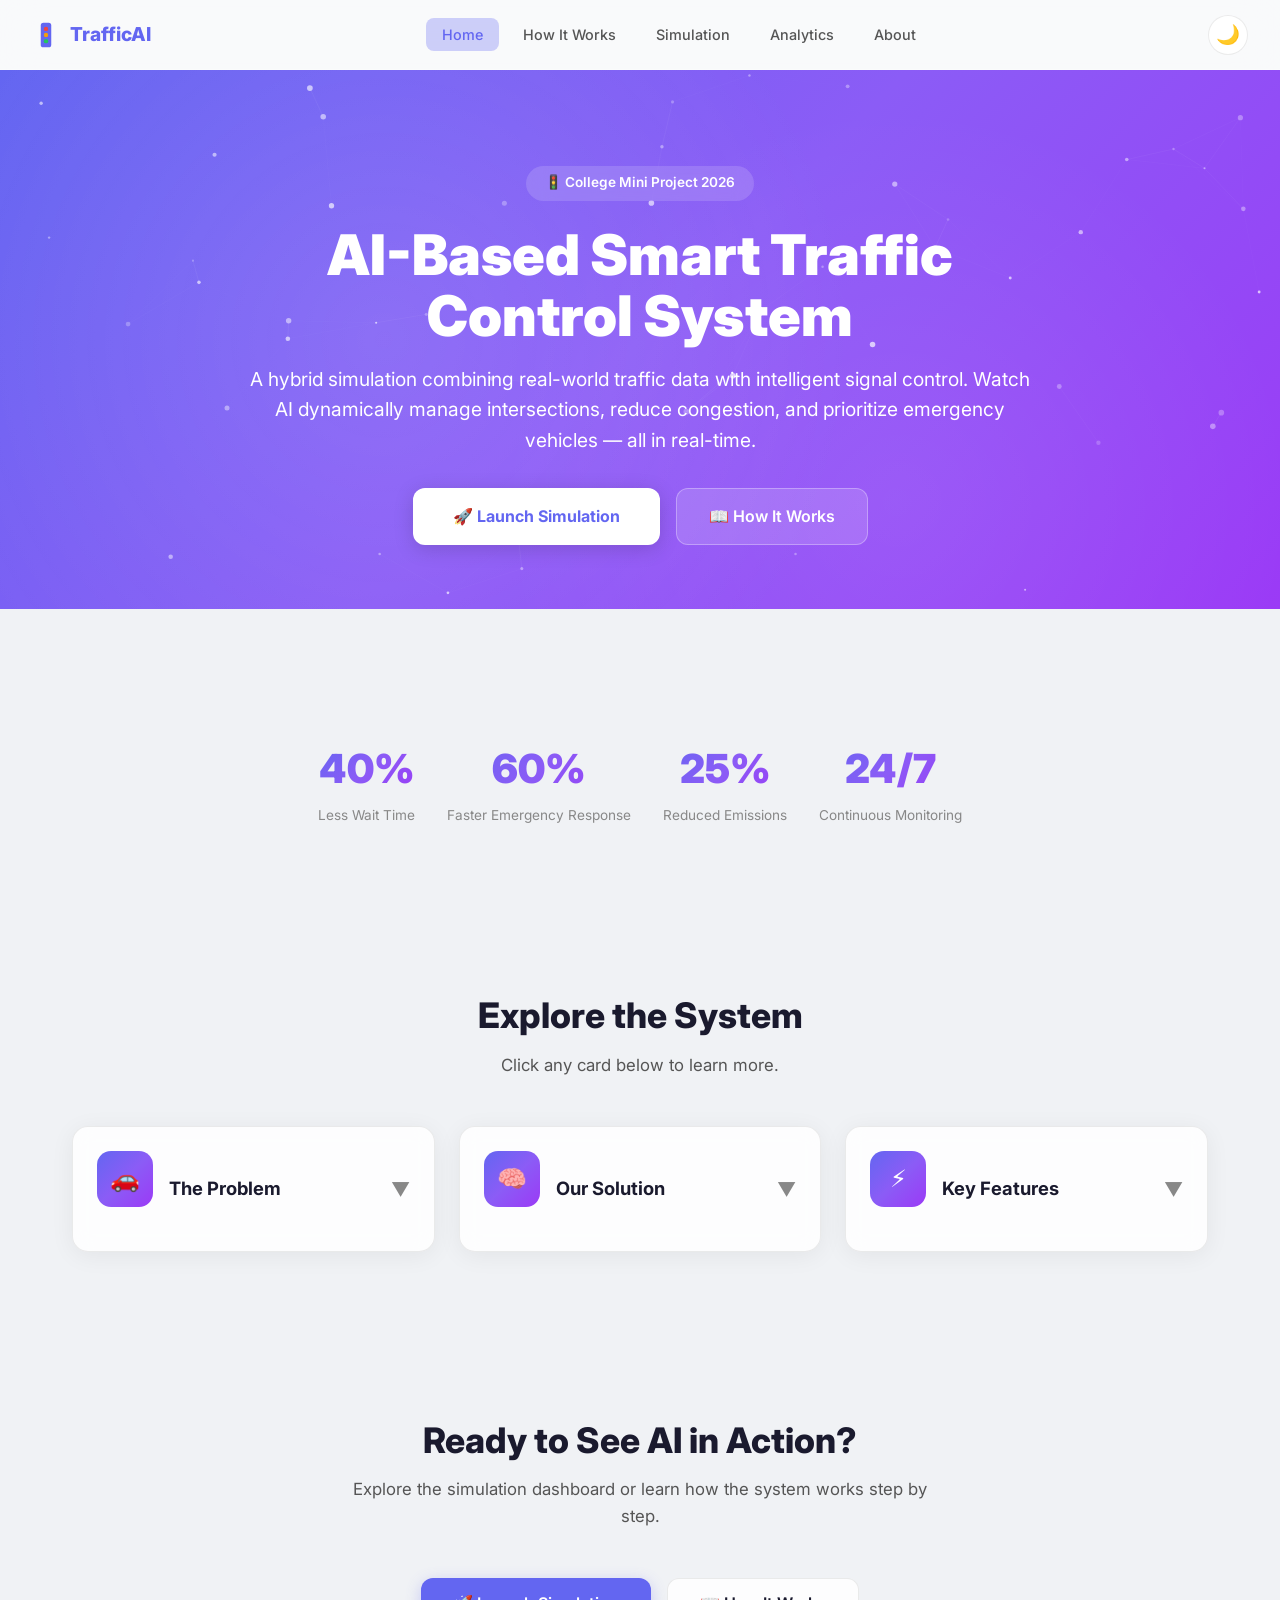
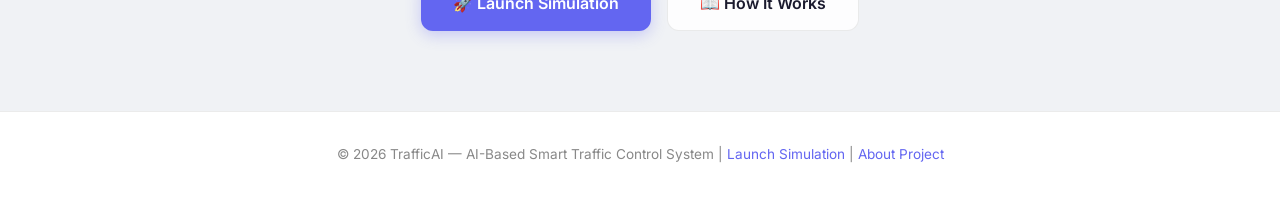
<file: index.html>
<!DOCTYPE html>
<html lang="en">
<head>
  <meta charset="UTF-8">
  <meta name="viewport" content="width=device-width, initial-scale=1.0">
  <meta name="description" content="AI-Based Smart Traffic Control System - Hybrid Simulation with Real Data. Adaptive signal control using AI and real-time traffic analysis.">
  <title>TrafficAI — Smart Traffic Control System</title>
  <link rel="icon" href="assets/favicon.svg" type="image/svg+xml">
  <link rel="stylesheet" href="css/styles.css">
  <link rel="stylesheet" href="css/enhancements.css">
</head>
<body>
  <div id="navbar-placeholder"></div>

  <main>
    <!-- Hero -->
    <section class="hero">
      <canvas id="hero-particles"></canvas>
      <div class="hero-content">
        <span class="hero-badge">🚦 College Mini Project 2026</span>
        <h1>AI-Based Smart Traffic Control System</h1>
        <p>A hybrid simulation combining real-world traffic data with intelligent signal control. 
           Watch AI dynamically manage intersections, reduce congestion, and prioritize emergency vehicles — all in real-time.</p>
        <div style="display:flex; gap:1rem; justify-content:center; flex-wrap:wrap;">
          <a href="simulation.html" class="btn btn-hero">🚀 Launch Simulation</a>
          <a href="how-it-works.html" class="btn btn-secondary" style="background:rgba(255,255,255,0.15); color:#fff; border-color:rgba(255,255,255,0.3);">📖 How It Works</a>
        </div>
      </div>
    </section>

    <!-- Stats -->
    <section class="section">
      <div class="stats-row fade-in">
        <div class="stat-item">
          <div class="stat-value" data-count="40">0%</div>
          <div class="stat-label">Less Wait Time</div>
        </div>
        <div class="stat-item">
          <div class="stat-value" data-count="60">0%</div>
          <div class="stat-label">Faster Emergency Response</div>
        </div>
        <div class="stat-item">
          <div class="stat-value" data-count="25">0%</div>
          <div class="stat-label">Reduced Emissions</div>
        </div>
        <div class="stat-item">
          <div class="stat-value">24/7</div>
          <div class="stat-label">Continuous Monitoring</div>
        </div>
      </div>
    </section>

    <!-- Interactive Icon Sections -->
    <section class="section">
      <h2 class="section-title">Explore the System</h2>
      <p class="section-subtitle">Click any card below to learn more.</p>

      <div class="icon-cards-grid">
        <!-- Problem Card -->
        <div class="icon-card" id="card-problem" onclick="toggleIconCard(this)">
          <div class="icon-card-header">
            <div class="card-icon">🚗</div>
            <h3>The Problem</h3>
            <span class="expand-icon">▼</span>
          </div>
          <div class="icon-card-body">
            <div class="sub-card">
              <h4>🚗 Growing Congestion</h4>
              <p>Urban populations are rising rapidly, leading to more vehicles and longer commute times at intersections.</p>
            </div>
            <div class="sub-card">
              <h4>⏱️ Fixed Signal Timers</h4>
              <p>Traditional traffic lights use fixed timers that ignore real-time conditions, creating unnecessary delays.</p>
            </div>
            <div class="sub-card">
              <h4>🚑 Emergency Delays</h4>
              <p>Emergency vehicles like ambulances often get stuck at red lights, costing critical minutes during emergencies.</p>
            </div>
          </div>
        </div>

        <!-- Solution Card -->
        <div class="icon-card" id="card-solution" onclick="toggleIconCard(this)">
          <div class="icon-card-header">
            <div class="card-icon">🧠</div>
            <h3>Our Solution</h3>
            <span class="expand-icon">▼</span>
          </div>
          <div class="icon-card-body">
            <div class="sub-card">
              <h4>📡 Real-Time Data</h4>
              <p>Fetches live traffic data from APIs to understand current road conditions and congestion levels.</p>
            </div>
            <div class="sub-card">
              <h4>🧠 AI Decision Engine</h4>
              <p>Analyzes congestion ratios across all roads and dynamically assigns optimal green signal durations.</p>
            </div>
            <div class="sub-card">
              <h4>🚨 Emergency Priority</h4>
              <p>Instantly overrides signals to give green passage to emergency vehicles, then resumes normal control.</p>
            </div>
          </div>
        </div>

        <!-- Key Features Card -->
        <div class="icon-card" id="card-features" onclick="toggleIconCard(this)">
          <div class="icon-card-header">
            <div class="card-icon">⚡</div>
            <h3>Key Features</h3>
            <span class="expand-icon">▼</span>
          </div>
          <div class="icon-card-body">
            <div class="sub-card">
              <h4>🗺️ Live Intersection Simulation</h4>
              <p>Watch an animated top-view intersection with moving vehicles, traffic lights, and density indicators.</p>
            </div>
            <div class="sub-card">
              <h4>📊 Data Visualization Dashboard</h4>
              <p>Interactive charts showing congestion trends, signal timing history, and performance metrics.</p>
            </div>
            <div class="sub-card">
              <h4>⚡ Emergency Override System</h4>
              <p>Toggle emergency mode for any road — the AI instantly clears a path with green signals.</p>
            </div>
            <div class="sub-card">
              <h4>🔄 Hybrid Data Approach</h4>
              <p>Combines real-world traffic API data with simulation for reliable demos.</p>
            </div>
          </div>
        </div>
      </div>
    </section>

    <!-- CTA -->
    <section class="section" style="text-align:center;">
      <h2 class="section-title">Ready to See AI in Action?</h2>
      <p class="section-subtitle">Explore the simulation dashboard or learn how the system works step by step.</p>
      <div style="display:flex; gap:1rem; justify-content:center; flex-wrap:wrap;">
        <a href="simulation.html" class="btn btn-primary">🚀 Launch Simulation</a>
        <a href="how-it-works.html" class="btn btn-secondary">📖 How It Works</a>
      </div>
    </section>
  </main>

  <div id="footer-placeholder"></div>
  <script src="js/main.js"></script>
  <script>
    // Toggle expandable icon cards
    function toggleIconCard(card) {
      const body = card.querySelector('.icon-card-body');
      const isOpen = card.classList.contains('open');
      // Close all cards first
      document.querySelectorAll('.icon-card').forEach(c => {
        c.classList.remove('open');
        c.querySelector('.icon-card-body').classList.remove('open');
      });
      // Open clicked one (if it wasn't already open)
      if (!isOpen) {
        card.classList.add('open');
        body.classList.add('open');
      }
    }
  </script>
</body>
</html>
</file>
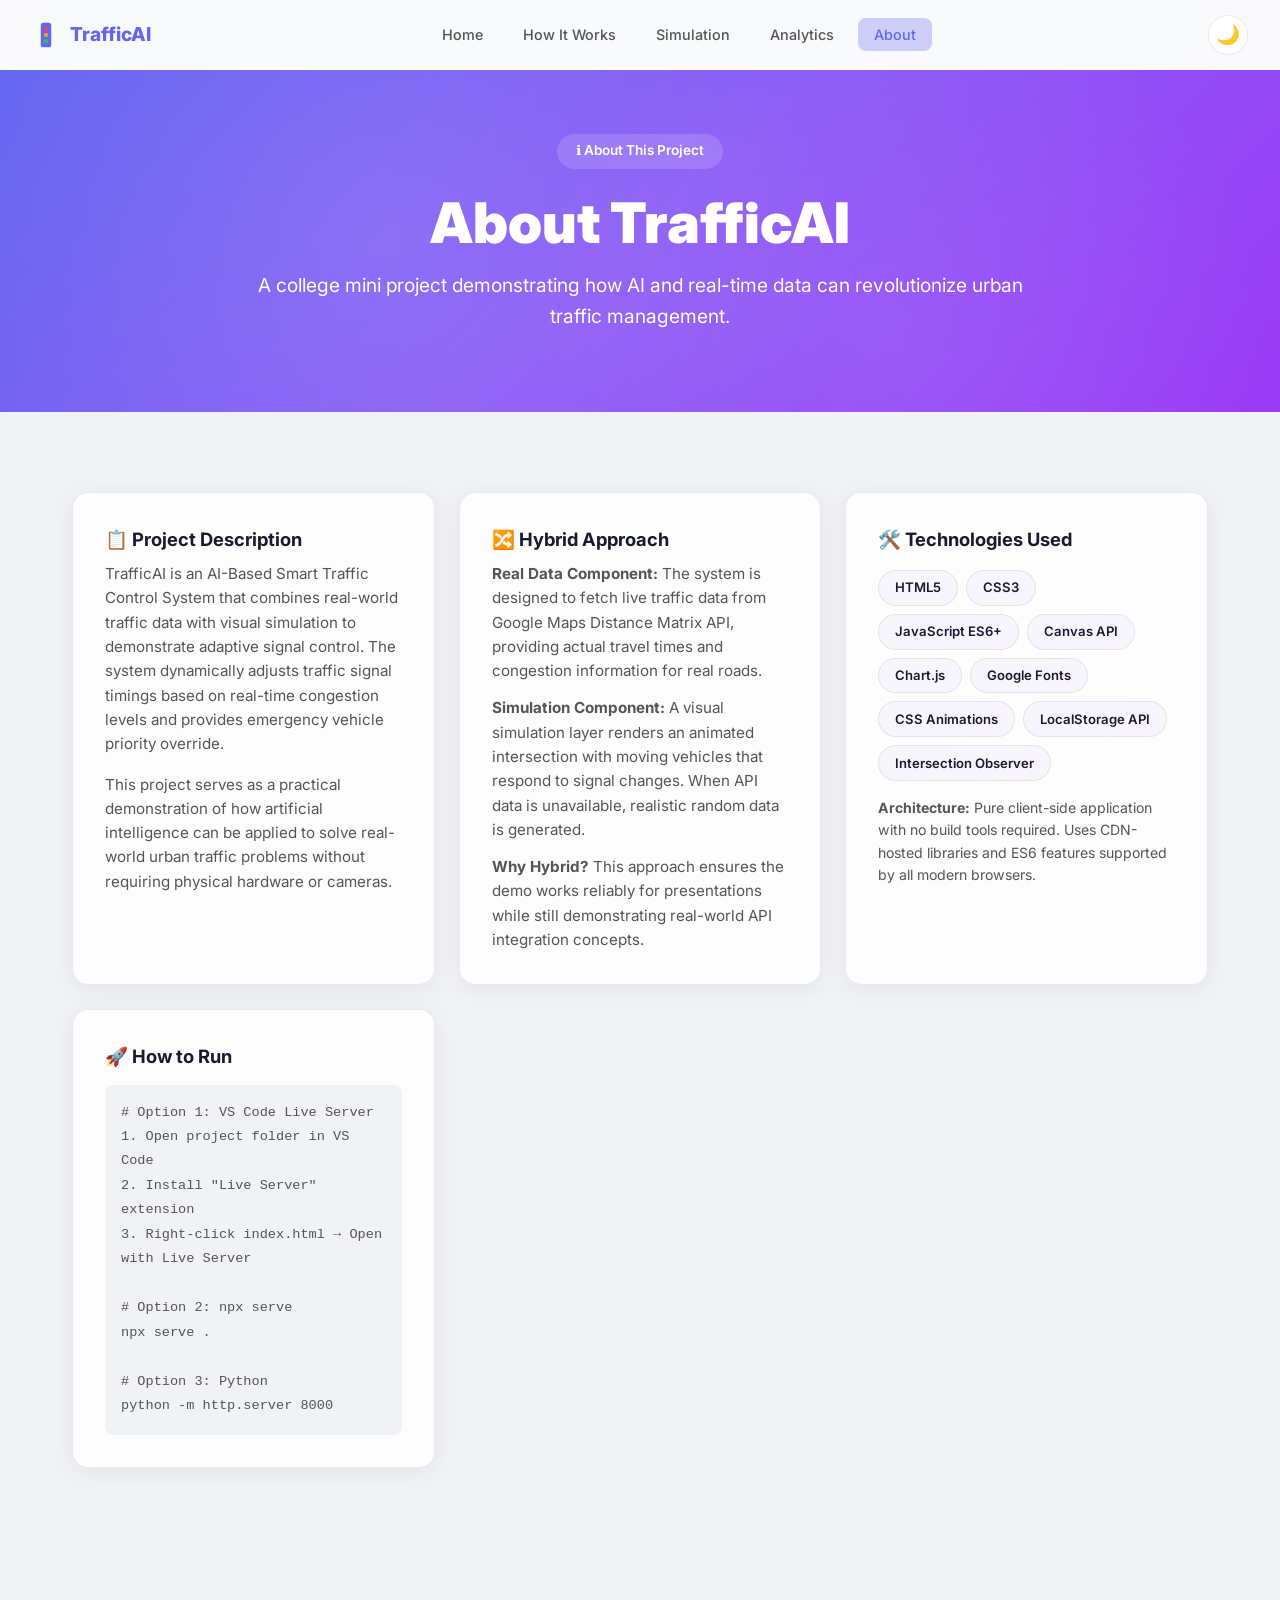
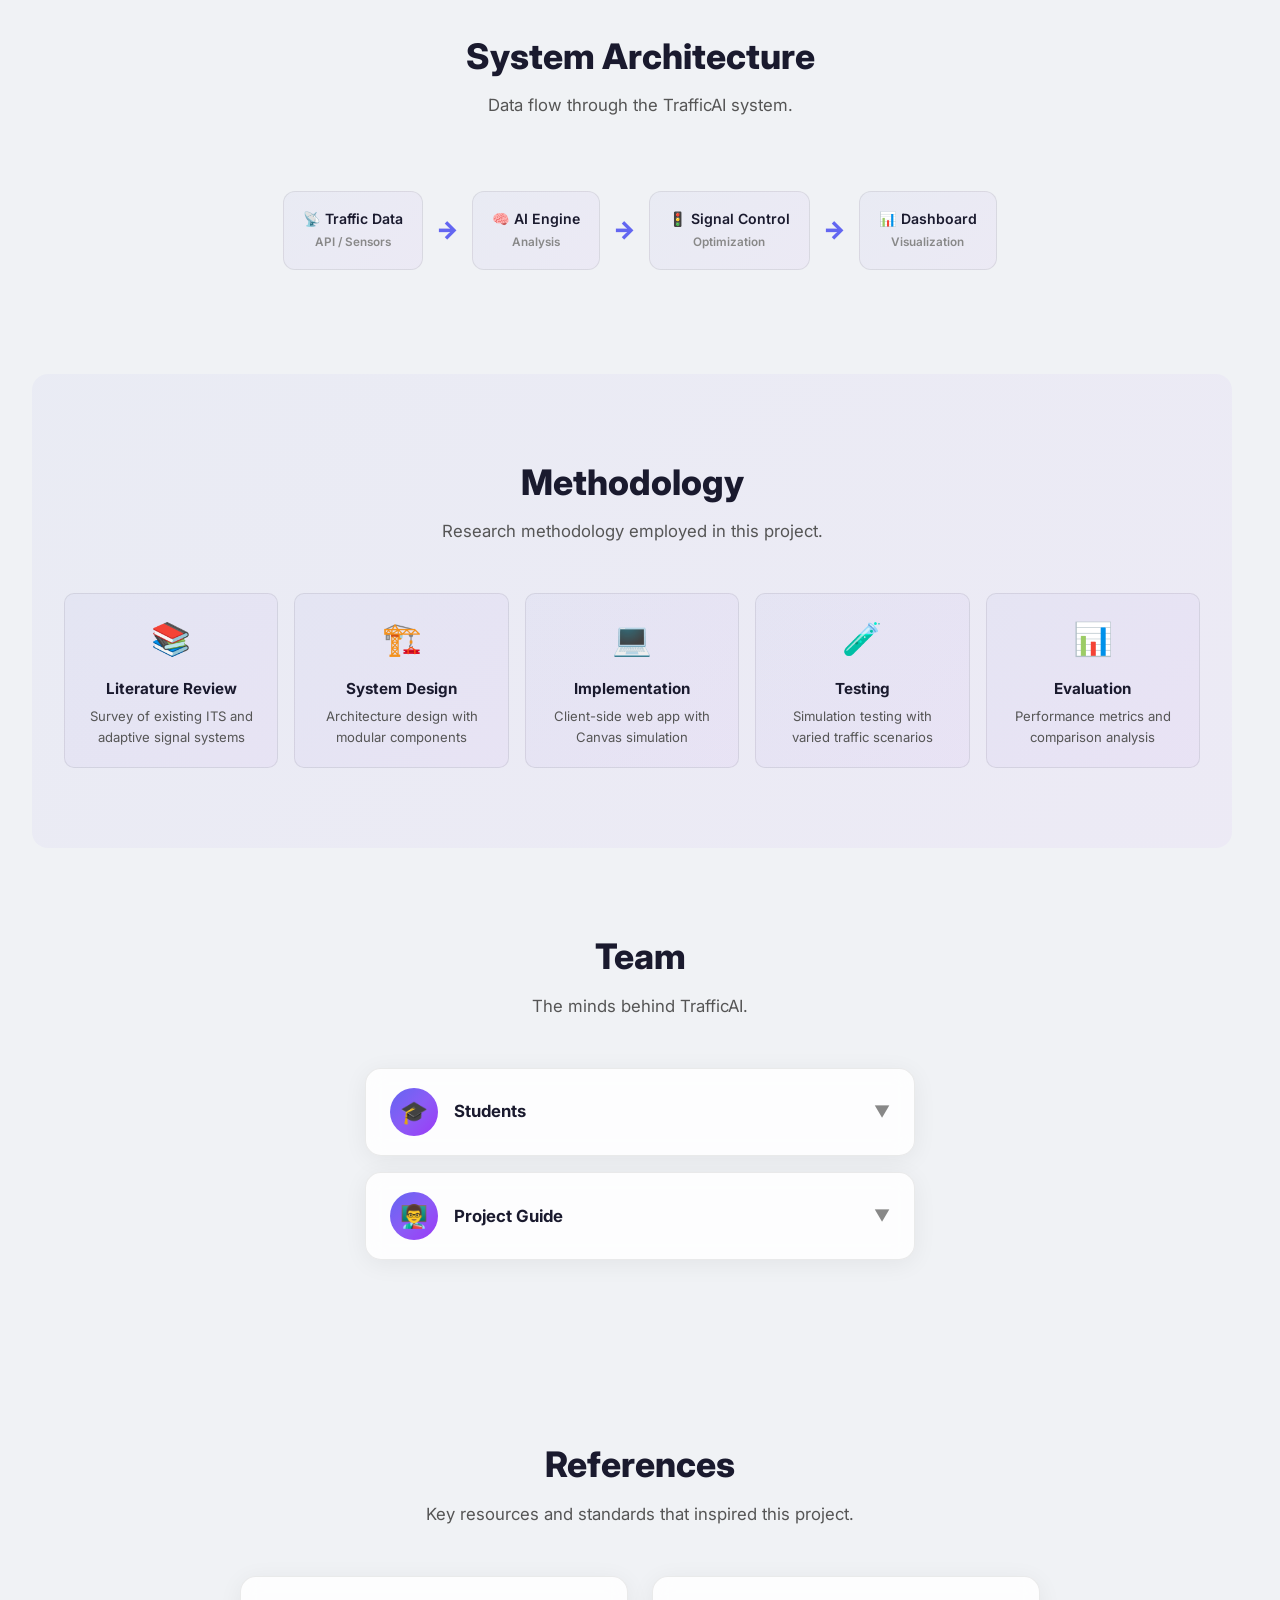
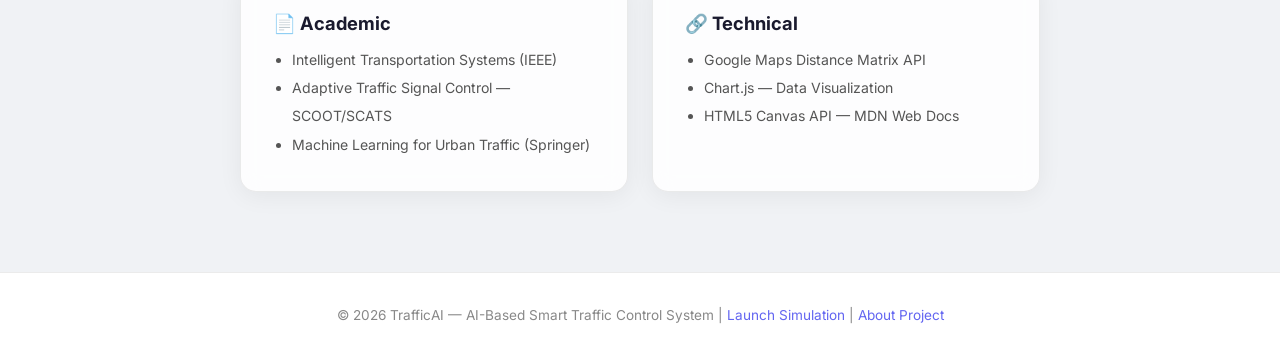
<file: about.html>
<!DOCTYPE html>
<html lang="en">
<head>
  <meta charset="UTF-8">
  <meta name="viewport" content="width=device-width, initial-scale=1.0">
  <meta name="description" content="About the AI-Based Smart Traffic Control System project — technologies, team, and hybrid approach.">
  <title>About — TrafficAI</title>
  <link rel="icon" href="assets/favicon.svg" type="image/svg+xml">
  <link rel="stylesheet" href="css/styles.css">
  <link rel="stylesheet" href="css/enhancements.css">
</head>
<body>
  <div id="navbar-placeholder"></div>

  <main>
    <section class="hero" style="padding: 4rem 2rem 3rem;">
      <div class="hero-content">
        <span class="hero-badge">ℹ️ About This Project</span>
        <h1>About TrafficAI</h1>
        <p>A college mini project demonstrating how AI and real-time data can revolutionize urban traffic management.</p>
      </div>
    </section>

    <section class="section">
      <div class="about-grid">
        <div class="card fade-in">
          <h3>📋 Project Description</h3>
          <p>TrafficAI is an AI-Based Smart Traffic Control System that combines real-world traffic data with visual simulation to demonstrate adaptive signal control. The system dynamically adjusts traffic signal timings based on real-time congestion levels and provides emergency vehicle priority override.</p>
          <p style="margin-top:1rem;">This project serves as a practical demonstration of how artificial intelligence can be applied to solve real-world urban traffic problems without requiring physical hardware or cameras.</p>
        </div>

        <div class="card fade-in">
          <h3>🔀 Hybrid Approach</h3>
          <p><strong>Real Data Component:</strong> The system is designed to fetch live traffic data from Google Maps Distance Matrix API, providing actual travel times and congestion information for real roads.</p>
          <p style="margin-top:0.8rem;"><strong>Simulation Component:</strong> A visual simulation layer renders an animated intersection with moving vehicles that respond to signal changes. When API data is unavailable, realistic random data is generated.</p>
          <p style="margin-top:0.8rem;"><strong>Why Hybrid?</strong> This approach ensures the demo works reliably for presentations while still demonstrating real-world API integration concepts.</p>
        </div>

        <div class="card fade-in">
          <h3>🛠️ Technologies Used</h3>
          <div class="tech-badges">
            <span class="tech-badge">HTML5</span>
            <span class="tech-badge">CSS3</span>
            <span class="tech-badge">JavaScript ES6+</span>
            <span class="tech-badge">Canvas API</span>
            <span class="tech-badge">Chart.js</span>
            <span class="tech-badge">Google Fonts</span>
            <span class="tech-badge">CSS Animations</span>
            <span class="tech-badge">LocalStorage API</span>
            <span class="tech-badge">Intersection Observer</span>
          </div>
          <p style="margin-top:1rem; font-size:0.88rem; color:var(--text-secondary);">
            <strong>Architecture:</strong> Pure client-side application with no build tools required. Uses CDN-hosted libraries and ES6 features supported by all modern browsers.
          </p>
        </div>

        <div class="card fade-in">
          <h3>🚀 How to Run</h3>
          <p style="font-family:'Courier New',monospace; background:var(--bg-primary); padding:1rem; border-radius:8px; margin-top:0.8rem; font-size:0.85rem; line-height:1.8;">
            # Option 1: VS Code Live Server<br>
            1. Open project folder in VS Code<br>
            2. Install "Live Server" extension<br>
            3. Right-click index.html → Open with Live Server<br><br>
            # Option 2: npx serve<br>
            npx serve .<br><br>
            # Option 3: Python<br>
            python -m http.server 8000
          </p>
        </div>
      </div>
    </section>

    <!-- System Architecture -->
    <section class="section">
      <h2 class="section-title">System Architecture</h2>
      <p class="section-subtitle">Data flow through the TrafficAI system.</p>
      <div class="arch-flow fade-in">
        <div class="arch-node">📡 Traffic Data<br><small style="color:var(--text-muted)">API / Sensors</small></div>
        <span class="arch-arrow">→</span>
        <div class="arch-node">🧠 AI Engine<br><small style="color:var(--text-muted)">Analysis</small></div>
        <span class="arch-arrow">→</span>
        <div class="arch-node">🚦 Signal Control<br><small style="color:var(--text-muted)">Optimization</small></div>
        <span class="arch-arrow">→</span>
        <div class="arch-node">📊 Dashboard<br><small style="color:var(--text-muted)">Visualization</small></div>
      </div>
    </section>

    <!-- Methodology -->
    <section class="section" style="background: var(--gradient-card); border-radius: var(--radius); margin: 0 2rem;">
      <h2 class="section-title">Methodology</h2>
      <p class="section-subtitle">Research methodology employed in this project.</p>
      <div class="methodology-grid">
        <div class="method-step fade-in">
          <div class="step-icon">📚</div>
          <h4>Literature Review</h4>
          <p>Survey of existing ITS and adaptive signal systems</p>
        </div>
        <div class="method-step fade-in">
          <div class="step-icon">🏗️</div>
          <h4>System Design</h4>
          <p>Architecture design with modular components</p>
        </div>
        <div class="method-step fade-in">
          <div class="step-icon">💻</div>
          <h4>Implementation</h4>
          <p>Client-side web app with Canvas simulation</p>
        </div>
        <div class="method-step fade-in">
          <div class="step-icon">🧪</div>
          <h4>Testing</h4>
          <p>Simulation testing with varied traffic scenarios</p>
        </div>
        <div class="method-step fade-in">
          <div class="step-icon">📊</div>
          <h4>Evaluation</h4>
          <p>Performance metrics and comparison analysis</p>
        </div>
      </div>
    </section>

    <!-- Team -->
    <section class="section">
      <h2 class="section-title">Team</h2>
      <p class="section-subtitle">The minds behind TrafficAI.</p>

      <div style="max-width:550px; margin:0 auto;">
        <!-- Students Card -->
        <div class="team-card" id="students-card">
          <div class="team-card-header" onclick="toggleTeamCard('students-card')">
            <div class="team-icon">🎓</div>
            <h3>Students</h3>
            <span class="expand-arrow">▼</span>
          </div>
          <div class="team-card-body" id="students-body">
            <div class="student-row">
              <span class="student-num">1.</span>
              <input type="text" class="team-input" data-field="s1_name" placeholder="Add Name" disabled>
              <input type="text" class="team-input" data-field="s1_roll" placeholder="Roll No." style="max-width:120px;" disabled>
            </div>
            <div class="student-row">
              <span class="student-num">2.</span>
              <input type="text" class="team-input" data-field="s2_name" placeholder="Add Name" disabled>
              <input type="text" class="team-input" data-field="s2_roll" placeholder="Roll No." style="max-width:120px;" disabled>
            </div>
            <div class="student-row">
              <span class="student-num">3.</span>
              <input type="text" class="team-input" data-field="s3_name" placeholder="Add Name" disabled>
              <input type="text" class="team-input" data-field="s3_roll" placeholder="Roll No." style="max-width:120px;" disabled>
            </div>
            <div class="student-row">
              <span class="student-num">4.</span>
              <input type="text" class="team-input" data-field="s4_name" placeholder="Add Name" disabled>
              <input type="text" class="team-input" data-field="s4_roll" placeholder="Roll No." style="max-width:120px;" disabled>
            </div>
            <div class="team-actions">
              <button class="team-btn team-btn-edit" onclick="enableEdit('students'); event.stopPropagation();">✏️ Edit</button>
              <button class="team-btn team-btn-save" id="save-students" onclick="saveSection('students'); event.stopPropagation();" style="display:none;">💾 Save</button>
              <span class="save-indicator" id="indicator-students"></span>
            </div>
          </div>
        </div>

        <!-- Guide Card -->
        <div class="team-card" id="guide-card">
          <div class="team-card-header" onclick="toggleTeamCard('guide-card')">
            <div class="team-icon">👨‍🏫</div>
            <h3>Project Guide</h3>
            <span class="expand-arrow">▼</span>
          </div>
          <div class="team-card-body" id="guide-body">
            <div class="guide-field">
              <label>Guide Name</label>
              <input type="text" class="team-input" data-field="guide_name" placeholder="Add Guide Name" disabled>
            </div>
            <div class="guide-field">
              <label>Department</label>
              <input type="text" class="team-input" data-field="guide_dept" placeholder="e.g. Department of CSE" disabled>
            </div>
            <div class="guide-field">
              <label>Designation (Optional)</label>
              <input type="text" class="team-input" data-field="guide_designation" placeholder="e.g. Assistant Professor" disabled>
            </div>
            <div class="team-actions">
              <button class="team-btn team-btn-edit" onclick="enableEdit('guide'); event.stopPropagation();">✏️ Edit</button>
              <button class="team-btn team-btn-save" id="save-guide" onclick="saveSection('guide'); event.stopPropagation();" style="display:none;">💾 Save</button>
              <span class="save-indicator" id="indicator-guide"></span>
            </div>
          </div>
        </div>
      </div>
    </section>

    <!-- References -->
    <section class="section" style="text-align:center;">
      <h2 class="section-title">References</h2>
      <p class="section-subtitle">Key resources and standards that inspired this project.</p>
      <div class="grid-2" style="max-width:800px; margin:0 auto;">
        <div class="card fade-in" style="text-align:left;">
          <h3>📄 Academic</h3>
          <ul style="list-style:disc; padding-left:1.2rem; font-size:0.88rem; color:var(--text-secondary); line-height:2;">
            <li>Intelligent Transportation Systems (IEEE)</li>
            <li>Adaptive Traffic Signal Control — SCOOT/SCATS</li>
            <li>Machine Learning for Urban Traffic (Springer)</li>
          </ul>
        </div>
        <div class="card fade-in" style="text-align:left;">
          <h3>🔗 Technical</h3>
          <ul style="list-style:disc; padding-left:1.2rem; font-size:0.88rem; color:var(--text-secondary); line-height:2;">
            <li>Google Maps Distance Matrix API</li>
            <li>Chart.js — Data Visualization</li>
            <li>HTML5 Canvas API — MDN Web Docs</li>
          </ul>
        </div>
      </div>
    </section>
  </main>

  <div id="footer-placeholder"></div>
  <script src="js/main.js"></script>
  <script>
    // ===== EXPANDABLE TEAM CARDS =====
    const TEAM_KEY = 'trafficai_team';

    function toggleTeamCard(cardId) {
      const card = document.getElementById(cardId);
      const body = card.querySelector('.team-card-body');
      const isOpen = card.classList.contains('open');
      if (isOpen) {
        card.classList.remove('open');
        body.classList.remove('open');
      } else {
        card.classList.add('open');
        body.classList.add('open');
      }
    }

    // Load saved data from localStorage
    function loadTeamData() {
      try {
        const saved = localStorage.getItem(TEAM_KEY);
        if (!saved) return;
        const data = JSON.parse(saved);
        document.querySelectorAll('.team-input').forEach(input => {
          const field = input.dataset.field;
          if (data[field]) input.value = data[field];
        });
      } catch (e) {}
    }

    // Enable editing for a section
    function enableEdit(section) {
      const cardId = section === 'students' ? 'students-card' : 'guide-card';
      const card = document.getElementById(cardId);
      const inputs = card.querySelectorAll('.team-input');
      inputs.forEach(input => {
        input.disabled = false;
        input.style.background = 'var(--bg-primary)';
        input.style.borderColor = 'var(--accent)';
      });
      // Show save, hide edit
      card.querySelector('.team-btn-edit').style.display = 'none';
      document.getElementById('save-' + section).style.display = 'inline-flex';
      // Clear indicator
      document.getElementById('indicator-' + section).textContent = '';
      // Focus first input
      if (inputs.length) inputs[0].focus();
    }

    // Save data for a section
    function saveSection(section) {
      // Save all data to localStorage
      const data = {};
      document.querySelectorAll('.team-input').forEach(input => {
        data[input.dataset.field] = input.value;
      });
      try { localStorage.setItem(TEAM_KEY, JSON.stringify(data)); } catch (e) {}

      // Lock fields
      const cardId = section === 'students' ? 'students-card' : 'guide-card';
      const card = document.getElementById(cardId);
      const inputs = card.querySelectorAll('.team-input');
      inputs.forEach(input => {
        input.disabled = true;
        input.style.background = '';
        input.style.borderColor = '';
      });
      // Show edit, hide save
      card.querySelector('.team-btn-edit').style.display = 'inline-flex';
      document.getElementById('save-' + section).style.display = 'none';
      // Show saved indicator
      const indicator = document.getElementById('indicator-' + section);
      indicator.textContent = '✓ Saved!';
      indicator.style.color = 'var(--green)';
      setTimeout(() => { indicator.style.opacity = '0'; }, 2000);
      setTimeout(() => { indicator.textContent = ''; indicator.style.opacity = '1'; }, 2500);
    }

    // Prevent card toggle when interacting with inputs/buttons
    document.addEventListener('DOMContentLoaded', () => {
      loadTeamData();
      document.querySelectorAll('.team-input, .team-btn').forEach(el => {
        el.addEventListener('click', e => e.stopPropagation());
      });
    });
  </script>
</body>
</html>
</file>
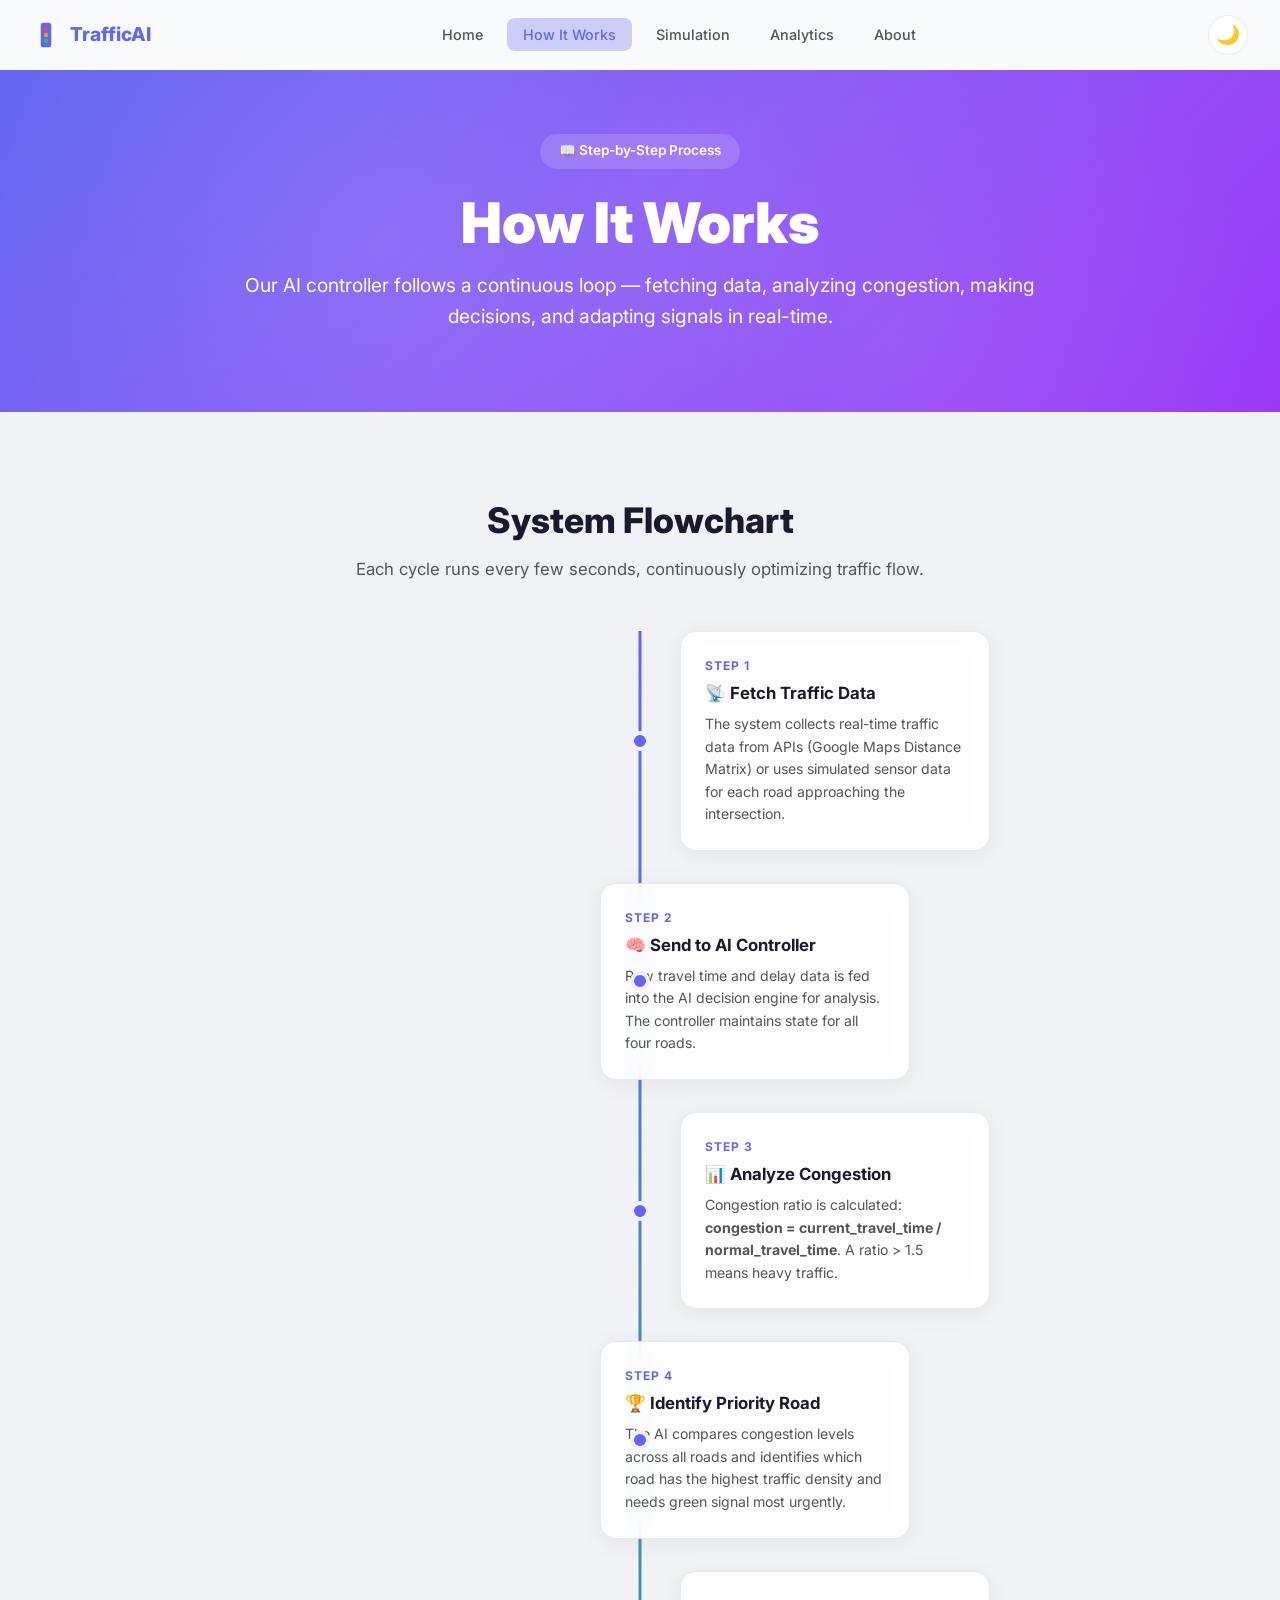
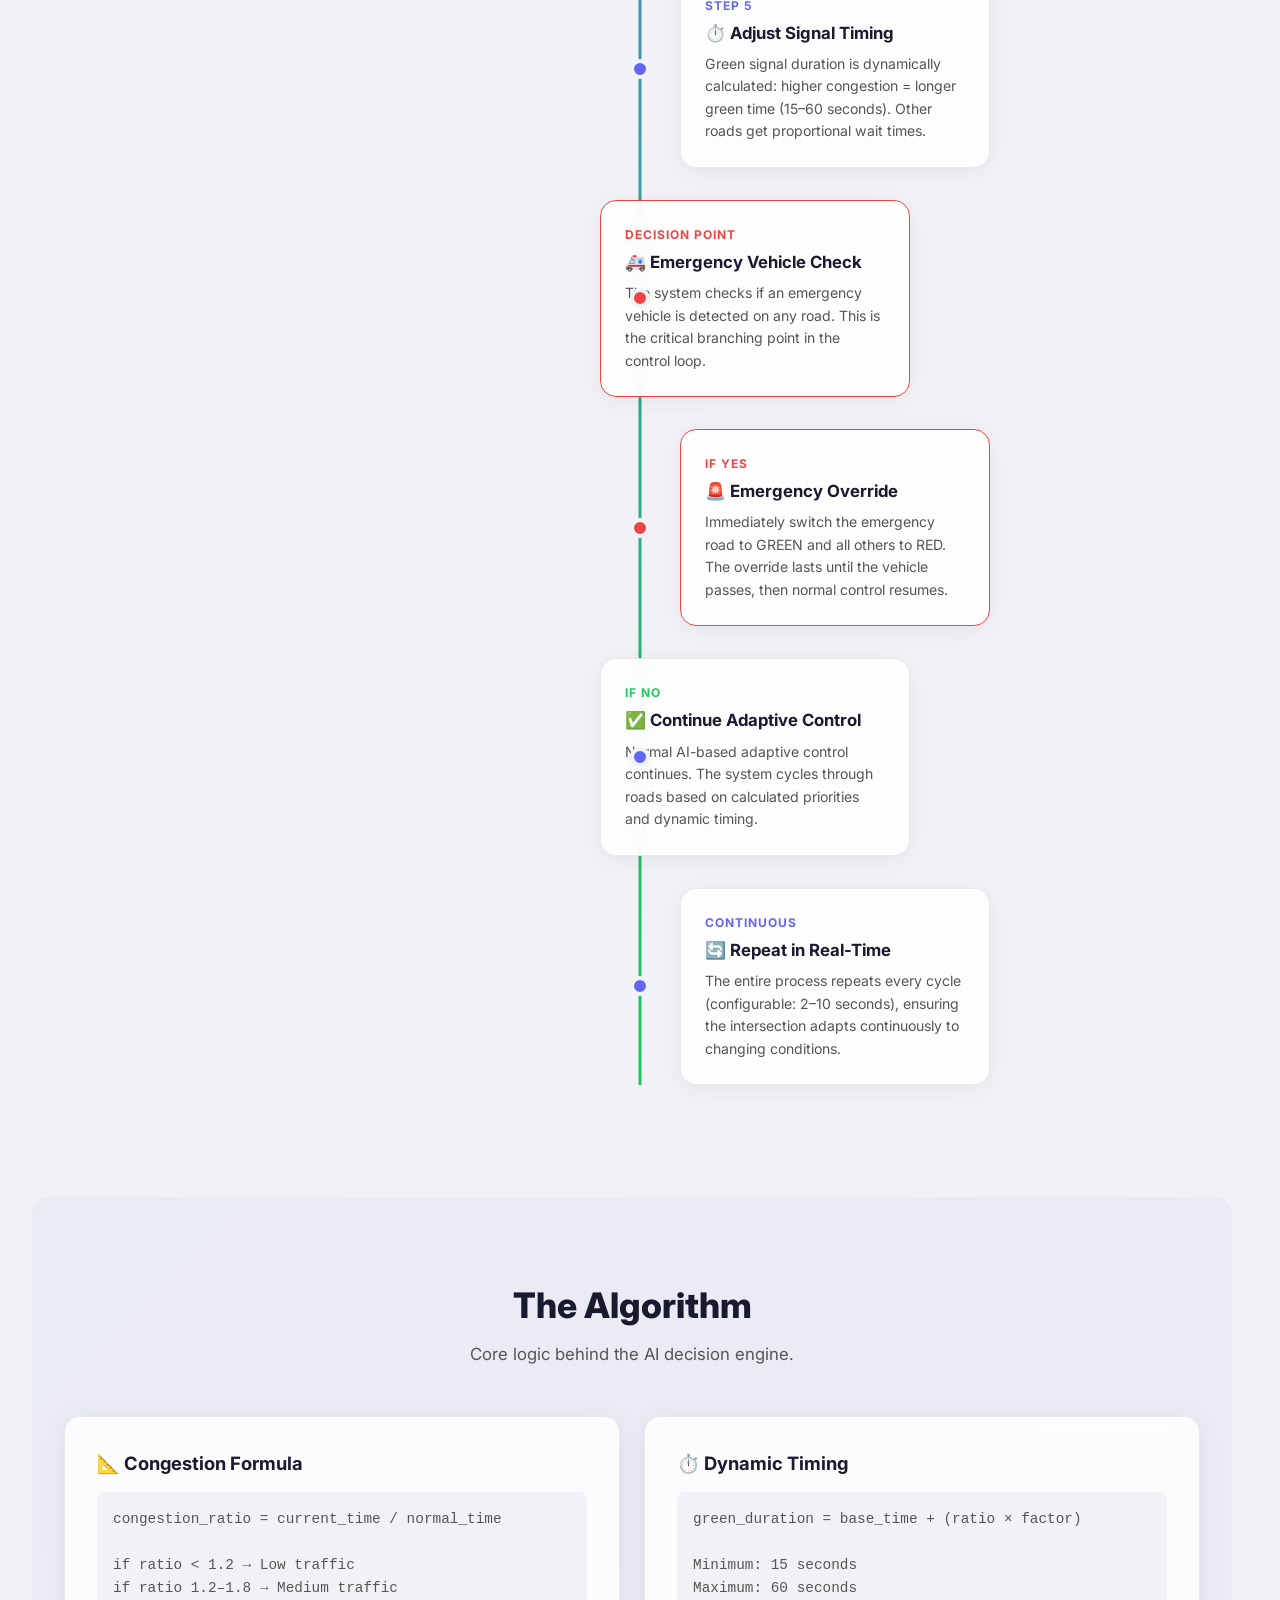
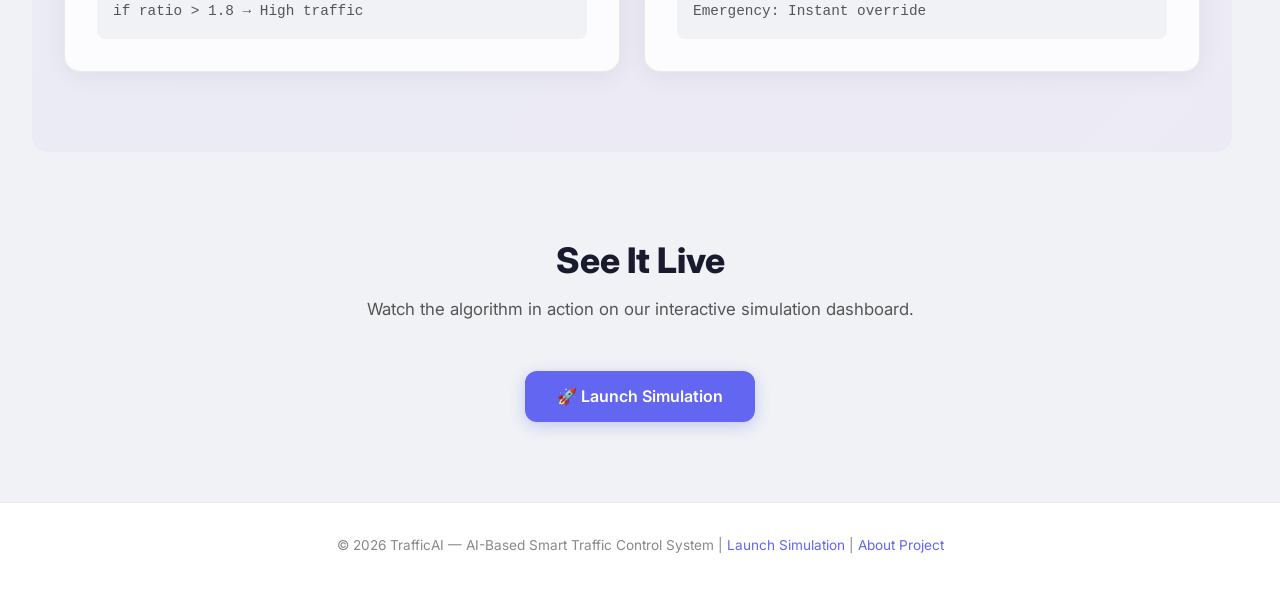
<file: how-it-works.html>
<!DOCTYPE html>
<html lang="en">
<head>
  <meta charset="UTF-8">
  <meta name="viewport" content="width=device-width, initial-scale=1.0">
  <meta name="description" content="Learn how the AI-Based Smart Traffic Control System works — from data collection to adaptive signal control.">
  <title>How It Works — TrafficAI</title>
  <link rel="icon" href="assets/favicon.svg" type="image/svg+xml">
  <link rel="stylesheet" href="css/styles.css">
  <link rel="stylesheet" href="css/enhancements.css">
</head>
<body>
  <div id="navbar-placeholder"></div>

  <main>
    <section class="hero" style="padding: 4rem 2rem 3rem;">
      <div class="hero-content">
        <span class="hero-badge">📖 Step-by-Step Process</span>
        <h1>How It Works</h1>
        <p>Our AI controller follows a continuous loop — fetching data, analyzing congestion, making decisions, and adapting signals in real-time.</p>
      </div>
    </section>

    <section class="section">
      <h2 class="section-title">System Flowchart</h2>
      <p class="section-subtitle">Each cycle runs every few seconds, continuously optimizing traffic flow.</p>

      <div class="flow-container">
        <div class="flow-line"></div>

        <div class="flow-step">
          <div class="flow-card">
            <div class="step-num">Step 1</div>
            <h3>📡 Fetch Traffic Data</h3>
            <p>The system collects real-time traffic data from APIs (Google Maps Distance Matrix) or uses simulated sensor data for each road approaching the intersection.</p>
          </div>
          <div class="flow-dot"></div>
          <div style="width:calc(50% - 40px)"></div>
        </div>

        <div class="flow-step">
          <div style="width:calc(50% - 40px)"></div>
          <div class="flow-dot"></div>
          <div class="flow-card">
            <div class="step-num">Step 2</div>
            <h3>🧠 Send to AI Controller</h3>
            <p>Raw travel time and delay data is fed into the AI decision engine for analysis. The controller maintains state for all four roads.</p>
          </div>
        </div>

        <div class="flow-step">
          <div class="flow-card">
            <div class="step-num">Step 3</div>
            <h3>📊 Analyze Congestion</h3>
            <p>Congestion ratio is calculated: <strong>congestion = current_travel_time / normal_travel_time</strong>. A ratio > 1.5 means heavy traffic.</p>
          </div>
          <div class="flow-dot"></div>
          <div style="width:calc(50% - 40px)"></div>
        </div>

        <div class="flow-step">
          <div style="width:calc(50% - 40px)"></div>
          <div class="flow-dot"></div>
          <div class="flow-card">
            <div class="step-num">Step 4</div>
            <h3>🏆 Identify Priority Road</h3>
            <p>The AI compares congestion levels across all roads and identifies which road has the highest traffic density and needs green signal most urgently.</p>
          </div>
        </div>

        <div class="flow-step">
          <div class="flow-card">
            <div class="step-num">Step 5</div>
            <h3>⏱️ Adjust Signal Timing</h3>
            <p>Green signal duration is dynamically calculated: higher congestion = longer green time (15–60 seconds). Other roads get proportional wait times.</p>
          </div>
          <div class="flow-dot"></div>
          <div style="width:calc(50% - 40px)"></div>
        </div>

        <div class="flow-step emergency">
          <div style="width:calc(50% - 40px)"></div>
          <div class="flow-dot"></div>
          <div class="flow-card">
            <div class="step-num" style="color:var(--red)">Decision Point</div>
            <h3>🚑 Emergency Vehicle Check</h3>
            <p>The system checks if an emergency vehicle is detected on any road. This is the critical branching point in the control loop.</p>
          </div>
        </div>

        <div class="flow-step emergency">
          <div class="flow-card">
            <div class="step-num" style="color:var(--red)">If YES</div>
            <h3>🚨 Emergency Override</h3>
            <p>Immediately switch the emergency road to GREEN and all others to RED. The override lasts until the vehicle passes, then normal control resumes.</p>
          </div>
          <div class="flow-dot"></div>
          <div style="width:calc(50% - 40px)"></div>
        </div>

        <div class="flow-step">
          <div style="width:calc(50% - 40px)"></div>
          <div class="flow-dot"></div>
          <div class="flow-card">
            <div class="step-num" style="color:var(--green)">If NO</div>
            <h3>✅ Continue Adaptive Control</h3>
            <p>Normal AI-based adaptive control continues. The system cycles through roads based on calculated priorities and dynamic timing.</p>
          </div>
        </div>

        <div class="flow-step">
          <div class="flow-card">
            <div class="step-num">Continuous</div>
            <h3>🔄 Repeat in Real-Time</h3>
            <p>The entire process repeats every cycle (configurable: 2–10 seconds), ensuring the intersection adapts continuously to changing conditions.</p>
          </div>
          <div class="flow-dot"></div>
          <div style="width:calc(50% - 40px)"></div>
        </div>
      </div>
    </section>

    <!-- Algorithm Details -->
    <section class="section" style="background: var(--gradient-card); border-radius: var(--radius); margin: 0 2rem;">
      <h2 class="section-title">The Algorithm</h2>
      <p class="section-subtitle">Core logic behind the AI decision engine.</p>
      <div class="grid-2">
        <div class="card fade-in">
          <h3>📐 Congestion Formula</h3>
          <p style="font-family:'Courier New',monospace; background:var(--bg-primary); padding:1rem; border-radius:8px; margin-top:0.8rem; font-size:0.9rem;">
            congestion_ratio = current_time / normal_time<br><br>
            if ratio &lt; 1.2 → Low traffic<br>
            if ratio 1.2–1.8 → Medium traffic<br>
            if ratio &gt; 1.8 → High traffic
          </p>
        </div>
        <div class="card fade-in">
          <h3>⏱️ Dynamic Timing</h3>
          <p style="font-family:'Courier New',monospace; background:var(--bg-primary); padding:1rem; border-radius:8px; margin-top:0.8rem; font-size:0.9rem;">
            green_duration = base_time + (ratio × factor)<br><br>
            Minimum: 15 seconds<br>
            Maximum: 60 seconds<br>
            Emergency: Instant override
          </p>
        </div>
      </div>
    </section>

    <section class="section" style="text-align:center;">
      <h2 class="section-title">See It Live</h2>
      <p class="section-subtitle">Watch the algorithm in action on our interactive simulation dashboard.</p>
      <a href="simulation.html" class="btn btn-primary">🚀 Launch Simulation</a>
    </section>
  </main>

  <div id="footer-placeholder"></div>
  <script src="js/main.js"></script>
</body>
</html>
</file>
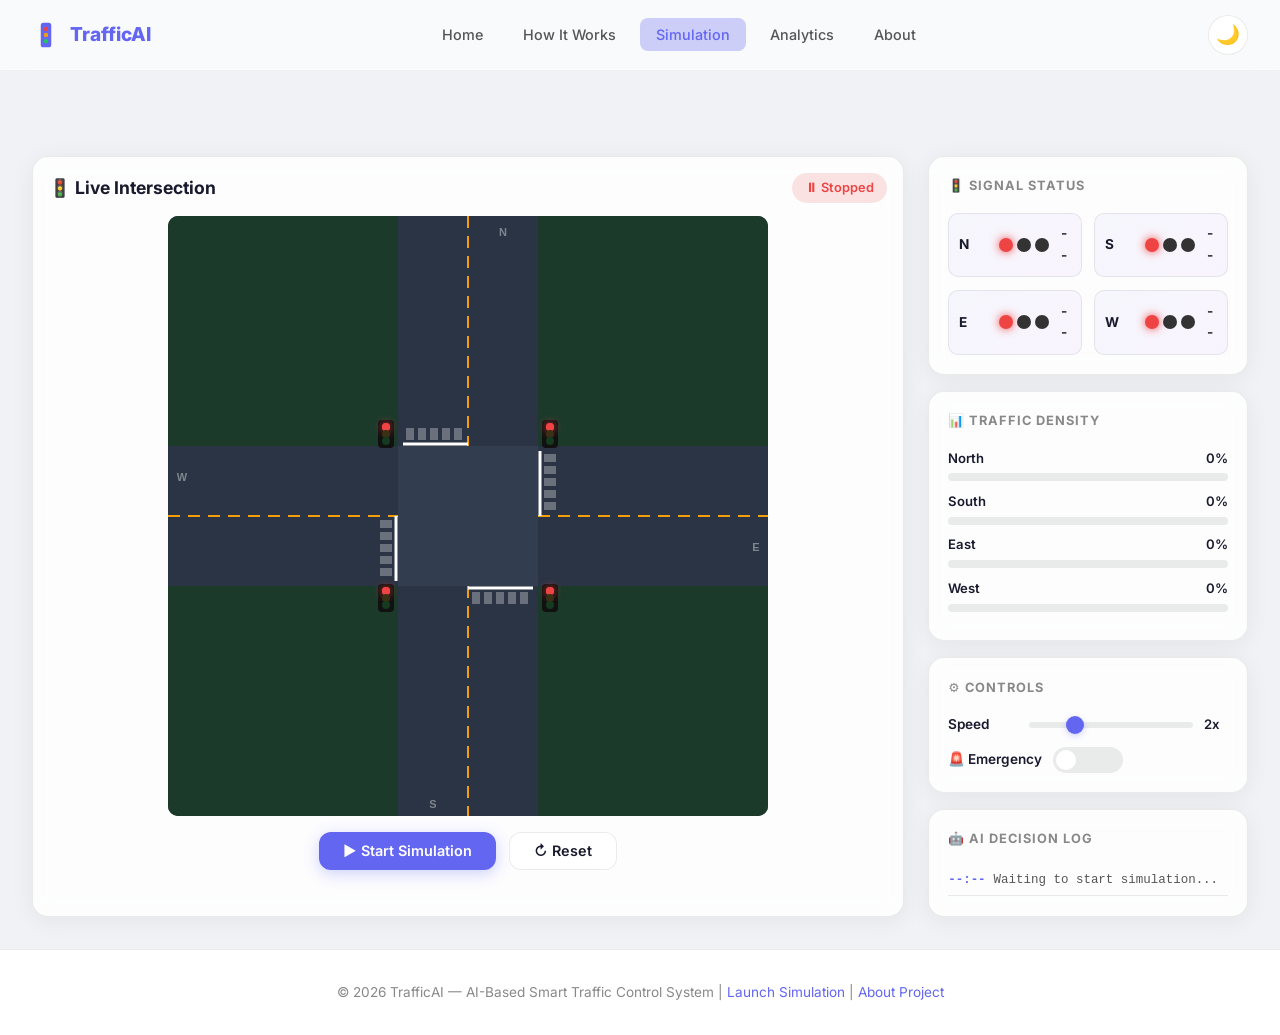
<file: simulation.html>
<!DOCTYPE html>
<html lang="en">

<head>
  <meta charset="UTF-8">
  <meta name="viewport" content="width=device-width, initial-scale=1.0">
  <meta name="description"
    content="Live AI Traffic Simulation — Watch adaptive signal control in action with animated vehicles and real-time data.">
  <title>Live Simulation — TrafficAI</title>
  <link rel="icon" href="assets/favicon.svg" type="image/svg+xml">
  <link rel="stylesheet" href="css/styles.css">
  <link rel="stylesheet" href="css/enhancements.css">
</head>

<body>
  <div id="navbar-placeholder"></div>

  <main>
    <div class="dashboard" style="padding-top: calc(var(--nav-height) + 1rem);">
      <!-- Main Canvas -->
      <div class="sim-canvas-wrap">
        <div style="display:flex; justify-content:space-between; width:100%; margin-bottom:0.8rem; align-items:center;">
          <h2 style="font-size:1.1rem; font-weight:700;">🚦 Live Intersection</h2>
          <span id="sim-status"
            style="font-size:0.8rem; padding:0.3rem 0.8rem; border-radius:50px; background:rgba(239,68,68,0.15); color:var(--red); font-weight:600;">⏸
            Stopped</span>
        </div>
        <canvas id="sim-canvas" width="600" height="600"></canvas>
        <div style="display:flex; gap:0.8rem; margin-top:1rem; flex-wrap:wrap; justify-content:center;">
          <button id="btn-start" class="btn btn-primary" style="padding:0.6rem 1.5rem; font-size:0.9rem;">▶ Start
            Simulation</button>
          <button id="btn-reset" class="btn btn-secondary" style="padding:0.6rem 1.5rem; font-size:0.9rem;">↻
            Reset</button>
        </div>
      </div>

      <!-- Sidebar Controls -->
      <div class="sidebar">
        <!-- Traffic Lights Panel -->
        <div class="panel">
          <div class="panel-title">🚦 Signal Status</div>
          <div class="traffic-lights">
            <div class="tl-item" id="tl-north">
              <span class="tl-label">N</span>
              <div class="tl-lights">
                <div class="tl-bulb red on"></div>
                <div class="tl-bulb yellow"></div>
                <div class="tl-bulb green"></div>
              </div>
              <span class="tl-timer">--</span>
            </div>
            <div class="tl-item" id="tl-south">
              <span class="tl-label">S</span>
              <div class="tl-lights">
                <div class="tl-bulb red on"></div>
                <div class="tl-bulb yellow"></div>
                <div class="tl-bulb green"></div>
              </div>
              <span class="tl-timer">--</span>
            </div>
            <div class="tl-item" id="tl-east">
              <span class="tl-label">E</span>
              <div class="tl-lights">
                <div class="tl-bulb red on"></div>
                <div class="tl-bulb yellow"></div>
                <div class="tl-bulb green"></div>
              </div>
              <span class="tl-timer">--</span>
            </div>
            <div class="tl-item" id="tl-west">
              <span class="tl-label">W</span>
              <div class="tl-lights">
                <div class="tl-bulb red on"></div>
                <div class="tl-bulb yellow"></div>
                <div class="tl-bulb green"></div>
              </div>
              <span class="tl-timer">--</span>
            </div>
          </div>
        </div>

        <!-- Density Panel -->
        <div class="panel">
          <div class="panel-title">📊 Traffic Density</div>
          <div id="density-bars">
            <div class="density-bar-wrap">
              <div class="density-label"><span>North</span><span id="density-n-val">0%</span></div>
              <div class="density-track">
                <div class="density-fill low" id="density-n" style="width:0%"></div>
              </div>
            </div>
            <div class="density-bar-wrap">
              <div class="density-label"><span>South</span><span id="density-s-val">0%</span></div>
              <div class="density-track">
                <div class="density-fill low" id="density-s" style="width:0%"></div>
              </div>
            </div>
            <div class="density-bar-wrap">
              <div class="density-label"><span>East</span><span id="density-e-val">0%</span></div>
              <div class="density-track">
                <div class="density-fill low" id="density-e" style="width:0%"></div>
              </div>
            </div>
            <div class="density-bar-wrap">
              <div class="density-label"><span>West</span><span id="density-w-val">0%</span></div>
              <div class="density-track">
                <div class="density-fill low" id="density-w" style="width:0%"></div>
              </div>
            </div>
          </div>
        </div>

        <!-- Controls Panel -->
        <div class="panel">
          <div class="panel-title">⚙️ Controls</div>
          <div class="controls-grid">
            <div class="control-row">
              <label>Speed</label>
              <input type="range" id="speed-slider" class="speed-slider" min="1" max="5" value="2">
              <span id="speed-val" style="font-size:0.82rem; font-weight:600; min-width:24px;">2x</span>
            </div>
            <div class="control-row">
              <label>🚨 Emergency</label>
              <label class="toggle-switch">
                <input type="checkbox" id="emergency-toggle">
                <span class="toggle-slider"></span>
              </label>
            </div>
            <div class="control-row" id="emergency-road-row" style="display:none;">
              <label>Road</label>
              <select id="emergency-road" class="road-select">
                <option value="north">North</option>
                <option value="south">South</option>
                <option value="east">East</option>
                <option value="west">West</option>
              </select>
            </div>
          </div>
        </div>

        <!-- AI Log Panel -->
        <div class="panel">
          <div class="panel-title">🤖 AI Decision Log</div>
          <div class="status-log" id="ai-log">
            <div class="log-entry">
              <span class="log-time">--:--</span>
              <span class="log-msg">Waiting to start simulation...</span>
            </div>
          </div>
        </div>
      </div>
    </div>
  </main>

  <div id="footer-placeholder"></div>
  <script src="js/main.js"></script>
  <script src="js/traffic-ai.js"></script>
  <script src="js/vehicle.js"></script>
  <script src="js/simulation.js"></script>
</body>

</html>
</file>
<file: css/styles.css>
@import url('https://fonts.googleapis.com/css2?family=Inter:wght@300;400;500;600;700;800;900&display=swap');

:root {
  --bg-primary: #f0f2f5;
  --bg-secondary: #ffffff;
  --bg-card: rgba(255,255,255,0.85);
  --text-primary: #1a1a2e;
  --text-secondary: #555;
  --text-muted: #888;
  --accent: #6366f1;
  --accent-hover: #4f46e5;
  --accent-glow: rgba(99,102,241,0.3);
  --green: #22c55e;
  --yellow: #f59e0b;
  --red: #ef4444;
  --border: rgba(0,0,0,0.08);
  --shadow: 0 4px 24px rgba(0,0,0,0.06);
  --shadow-lg: 0 8px 40px rgba(0,0,0,0.10);
  --radius: 16px;
  --radius-sm: 10px;
  --nav-height: 70px;
  --gradient-hero: linear-gradient(135deg, #6366f1 0%, #8b5cf6 50%, #9b3af6 100%);
  --gradient-card: linear-gradient(135deg, rgba(112, 114, 225, 0.05), rgba(168,85,247,0.05));
  --glass-bg: rgba(255,255,255,0.6);
  --glass-border: rgba(255,255,255,0.3);
}

[data-theme="dark"] {
  --bg-primary: #0f0f1a;
  --bg-secondary: #1a1a2e;
  --bg-card: rgba(26,26,46,0.85);
  --text-primary: #e8e8f0;
  --text-secondary: #aaa;
  --text-muted: #777;
  --border: rgba(255,255,255,0.08);
  --shadow: 0 4px 24px rgba(0,0,0,0.3);
  --shadow-lg: 0 8px 40px rgba(0,0,0,0.4);
  --gradient-card: linear-gradient(135deg, rgba(99,102,241,0.1), rgba(168,85,247,0.1));
  --glass-bg: rgba(26,26,46,0.6);
  --glass-border: rgba(255,255,255,0.1);
}

*, *::before, *::after { margin:0; padding:0; box-sizing:border-box; }

html { scroll-behavior: smooth; }

body {
  font-family: 'Inter', system-ui, sans-serif;
  background: var(--bg-primary);
  color: var(--text-primary);
  line-height: 1.6;
  min-height: 100vh;
  transition: background 0.3s, color 0.3s;
}

/* === NAVBAR === */
.navbar {
  position: fixed; top:0; left:0; right:0; z-index:1000;
  height: var(--nav-height);
  background: var(--glass-bg);
  backdrop-filter: blur(20px);
  -webkit-backdrop-filter: blur(20px);
  border-bottom: 1px solid var(--glass-border);
  display: flex; align-items: center; justify-content: space-between;
  padding: 0 2rem;
  transition: background 0.3s;
}

.nav-brand {
  display: flex; align-items: center; gap: 0.6rem;
  font-weight: 800; font-size: 1.2rem;
  color: var(--accent);
  text-decoration: none;
}

.nav-brand svg { width:28px; height:28px; }

.nav-links {
  display: flex; align-items: center; gap: 0.5rem;
  list-style: none;
}

.nav-links a {
  text-decoration: none; color: var(--text-secondary);
  padding: 0.5rem 1rem; border-radius: 8px;
  font-weight: 500; font-size: 0.9rem;
  transition: all 0.2s;
}

.nav-links a:hover, .nav-links a.active {
  color: var(--accent); background: var(--accent-glow);
}

.theme-toggle {
  background: var(--bg-card); border: 1px solid var(--border);
  border-radius: 50%; width:40px; height:40px;
  display: flex; align-items: center; justify-content: center;
  cursor: pointer; font-size: 1.2rem;
  transition: all 0.3s;
}

.theme-toggle:hover { transform: rotate(30deg); border-color: var(--accent); }

.hamburger {
  display: none; flex-direction: column; gap: 5px;
  background: none; border: none; cursor: pointer; padding: 4px;
}
.hamburger span {
  width: 24px; height: 2px; background: var(--text-primary);
  transition: all 0.3s; border-radius: 2px;
}

@media (max-width: 768px) {
  .hamburger { display: flex; }
  .nav-links {
    position: fixed; top: var(--nav-height); left:0; right:0;
    background: var(--glass-bg); backdrop-filter: blur(20px);
    flex-direction: column; padding: 1rem;
    border-bottom: 1px solid var(--glass-border);
    transform: translateY(-120%); transition: transform 0.3s;
  }
  .nav-links.open { transform: translateY(0); }
  .nav-links a { width: 100%; padding: 0.75rem 1rem; }
}

/* === MAIN CONTENT === */
main { padding-top: var(--nav-height); min-height: 100vh; }

/* === HERO === */
.hero {
  position: relative; overflow: hidden;
  padding: 6rem 2rem 4rem;
  background: var(--gradient-hero);
  color: #fff; text-align: center;
}

.hero::before {
  content:''; position:absolute; inset:0;
  background: radial-gradient(circle at 30% 50%, rgba(255,255,255,0.1) 0%, transparent 50%),
              radial-gradient(circle at 70% 80%, rgba(255,255,255,0.08) 0%, transparent 40%);
}

.hero-content { position: relative; max-width: 800px; margin: 0 auto; }

.hero h1 {
  font-size: clamp(2rem, 5vw, 3.5rem);
  font-weight: 900; line-height: 1.1;
  margin-bottom: 1rem;
  animation: fadeUp 0.8s ease-out;
}

.hero p {
  font-size: clamp(1rem, 2vw, 1.2rem);
  opacity: 0.9; margin-bottom: 2rem;
  animation: fadeUp 0.8s ease-out 0.2s both;
}

.hero-badge {
  display: inline-block;
  padding: 0.4rem 1.2rem; border-radius: 50px;
  background: rgba(255,255,255,0.15);
  backdrop-filter: blur(10px);
  font-size: 0.85rem; font-weight: 600;
  margin-bottom: 1.5rem;
  animation: fadeUp 0.8s ease-out 0.1s both;
}

/* === BUTTONS === */
.btn {
  display: inline-flex; align-items: center; gap: 0.5rem;
  padding: 0.8rem 2rem; border-radius: 12px;
  font-family: inherit; font-weight: 600; font-size: 1rem;
  text-decoration: none; border: none; cursor: pointer;
  transition: all 0.3s;
}

.btn-primary {
  background: var(--accent); color: #fff;
  box-shadow: 0 4px 15px var(--accent-glow);
}
.btn-primary:hover { background: var(--accent-hover); transform: translateY(-2px); box-shadow: 0 6px 25px var(--accent-glow); }

.btn-secondary {
  background: var(--bg-card); color: var(--text-primary);
  border: 1px solid var(--border);
}
.btn-secondary:hover { border-color: var(--accent); color: var(--accent); }

.btn-hero {
  background: #fff; color: var(--accent);
  font-weight: 700; padding: 1rem 2.5rem;
  box-shadow: 0 4px 20px rgba(0,0,0,0.15);
  animation: fadeUp 0.8s ease-out 0.4s both;
}
.btn-hero:hover { transform: translateY(-3px); box-shadow: 0 8px 30px rgba(0,0,0,0.2); }

/* === SECTIONS === */
.section {
  padding: 5rem 2rem;
  max-width: 1200px; margin: 0 auto;
}

.section-title {
  font-size: clamp(1.5rem, 3vw, 2.2rem);
  font-weight: 800; text-align: center;
  margin-bottom: 0.5rem;
}

.section-subtitle {
  text-align: center; color: var(--text-secondary);
  font-size: 1.05rem; margin-bottom: 3rem;
  max-width: 600px; margin-left: auto; margin-right: auto;
}

/* === CARDS === */
.card {
  background: var(--bg-card);
  backdrop-filter: blur(10px);
  border: 1px solid var(--border);
  border-radius: var(--radius);
  padding: 2rem;
  box-shadow: var(--shadow);
  transition: all 0.3s;
}

.card:hover { transform: translateY(-4px); box-shadow: var(--shadow-lg); }

.card-icon {
  width: 56px; height: 56px; border-radius: 14px;
  background: var(--gradient-hero);
  display: flex; align-items: center; justify-content: center;
  font-size: 1.5rem; color: #fff;
  margin-bottom: 1.2rem;
}

.card h3 { font-size: 1.15rem; font-weight: 700; margin-bottom: 0.5rem; }
.card p { color: var(--text-secondary); font-size: 0.95rem; }

/* === GRID LAYOUTS === */
.grid-3 { display: grid; grid-template-columns: repeat(auto-fit, minmax(280px,1fr)); gap: 1.5rem; }
.grid-2 { display: grid; grid-template-columns: repeat(auto-fit, minmax(340px,1fr)); gap: 1.5rem; }

/* === FEATURE STATS === */
.stats-row {
  display: flex; flex-wrap: wrap; justify-content: center;
  gap: 2rem; margin-top: 3rem;
}

.stat-item { text-align: center; }
.stat-value {
  font-size: 2.5rem; font-weight: 900;
  background: var(--gradient-hero);
  -webkit-background-clip: text; -webkit-text-fill-color: transparent;
  background-clip: text;
}
.stat-label { font-size: 0.85rem; color: var(--text-muted); margin-top: 0.25rem; }

/* === HOW IT WORKS - FLOWCHART === */
.flow-container { max-width: 700px; margin: 0 auto; position: relative; }

.flow-line {
  position: absolute; left: 50%; top: 0; bottom: 0;
  width: 3px; background: linear-gradient(to bottom, var(--accent), var(--green));
  transform: translateX(-50%);
  z-index: 0;
}

.flow-step {
  position: relative; z-index: 1;
  display: flex; align-items: center;
  margin-bottom: 2rem;
  opacity: 0; transform: translateY(30px);
  transition: all 0.6s ease-out;
}

.flow-step.visible { opacity: 1; transform: translateY(0); }

.flow-step:nth-child(odd) { flex-direction: row; }
.flow-step:nth-child(even) { flex-direction: row-reverse; }

.flow-step .flow-card {
  width: calc(50% - 40px);
  background: var(--bg-card);
  backdrop-filter: blur(10px);
  border: 1px solid var(--border);
  border-radius: var(--radius);
  padding: 1.5rem;
  box-shadow: var(--shadow);
}

.flow-step .flow-dot {
  width: 20px; height: 20px; border-radius: 50%;
  background: var(--accent); border: 4px solid var(--bg-primary);
  position: absolute; left: 50%; transform: translateX(-50%);
  z-index: 2;
}

.flow-step.emergency .flow-dot { background: var(--red); }
.flow-step.emergency .flow-card { border-color: var(--red); }

.flow-card .step-num {
  font-size: 0.75rem; font-weight: 700; text-transform: uppercase;
  color: var(--accent); margin-bottom: 0.3rem; letter-spacing: 1px;
}

.flow-card h3 { font-size: 1.05rem; margin-bottom: 0.4rem; }
.flow-card p { font-size: 0.88rem; color: var(--text-secondary); }

@media (max-width:600px) {
  .flow-step, .flow-step:nth-child(even) { flex-direction: row; }
  .flow-line { left: 20px; }
  .flow-step .flow-dot { left: 20px; }
  .flow-step .flow-card { width: calc(100% - 60px); margin-left: 50px; }
}

/* === SIMULATION DASHBOARD === */
.dashboard {
  display: grid;
  grid-template-columns: 1fr 320px;
  gap: 1.5rem;
  padding: 2rem;
  max-width: 1400px;
  margin: 0 auto;
}

@media (max-width:1024px) {
  .dashboard { grid-template-columns: 1fr; }
}

.sim-canvas-wrap {
  background: var(--bg-card);
  backdrop-filter: blur(10px);
  border: 1px solid var(--border);
  border-radius: var(--radius);
  padding: 1rem;
  box-shadow: var(--shadow);
  display: flex; flex-direction: column; align-items: center;
}

.sim-canvas-wrap canvas {
  width: 100%; max-width: 600px;
  border-radius: var(--radius-sm);
  background: #1a1a2e;
}

.sidebar { display: flex; flex-direction: column; gap: 1rem; }

.panel {
  background: var(--bg-card);
  backdrop-filter: blur(10px);
  border: 1px solid var(--border);
  border-radius: var(--radius);
  padding: 1.2rem;
  box-shadow: var(--shadow);
}

.panel-title {
  font-size: 0.8rem; font-weight: 700; text-transform: uppercase;
  letter-spacing: 1px; color: var(--text-muted);
  margin-bottom: 1rem;
  display: flex; align-items: center; gap: 0.5rem;
}

/* Traffic Light Display */
.traffic-lights {
  display: grid; grid-template-columns: 1fr 1fr; gap: 0.8rem;
}

.tl-item {
  display: flex; align-items: center; gap: 0.75rem;
  padding: 0.6rem; border-radius: var(--radius-sm);
  background: var(--gradient-card);
  border: 1px solid var(--border);
}

.tl-label {
  font-weight: 700; font-size: 0.85rem;
  min-width: 28px;
}

.tl-lights {
  display: flex; gap: 4px;
}

.tl-bulb {
  width: 14px; height: 14px; border-radius: 50%;
  background: #333; transition: all 0.3s;
}

.tl-bulb.red.on { background: var(--red); box-shadow: 0 0 10px var(--red); }
.tl-bulb.yellow.on { background: var(--yellow); box-shadow: 0 0 10px var(--yellow); }
.tl-bulb.green.on { background: var(--green); box-shadow: 0 0 10px var(--green); }

.tl-timer { font-size: 0.85rem; font-weight: 600; margin-left: auto; }

/* Density bars */
.density-bar-wrap { margin-bottom: 0.6rem; }
.density-label {
  display: flex; justify-content: space-between;
  font-size: 0.82rem; font-weight: 600; margin-bottom: 0.3rem;
}
.density-track {
  height: 8px; border-radius: 4px;
  background: var(--border);
  overflow: hidden;
}
.density-fill {
  height: 100%; border-radius: 4px;
  transition: width 0.8s ease, background 0.3s;
}
.density-fill.low { background: var(--green); }
.density-fill.medium { background: var(--yellow); }
.density-fill.high { background: var(--red); }

/* Controls */
.controls-grid { display: flex; flex-direction: column; gap: 0.7rem; }

.control-row {
  display: flex; align-items: center; gap: 0.7rem;
}

.control-row label {
  font-size: 0.85rem; font-weight: 600;
  min-width: 70px;
}

.speed-slider {
  flex: 1; -webkit-appearance: none; appearance: none;
  height: 6px; border-radius: 3px;
  background: var(--border); outline: none;
}
.speed-slider::-webkit-slider-thumb {
  -webkit-appearance: none; appearance: none;
  width: 18px; height: 18px; border-radius: 50%;
  background: var(--accent); cursor: pointer;
  box-shadow: 0 2px 6px var(--accent-glow);
}

.toggle-switch {
  position: relative; width: 48px; height: 26px;
}
.toggle-switch input { opacity: 0; width: 0; height: 0; }
.toggle-slider {
  position: absolute; inset: 0; cursor: pointer;
  background: var(--border); border-radius: 26px;
  transition: 0.3s;
}
.toggle-slider::before {
  content:''; position: absolute;
  width: 20px; height: 20px; border-radius: 50%;
  left: 3px; bottom: 3px;
  background: #fff; transition: 0.3s;
}
.toggle-switch input:checked + .toggle-slider { background: var(--red); }
.toggle-switch input:checked + .toggle-slider::before { transform: translateX(22px); }

.road-select {
  padding: 0.4rem 0.8rem; border-radius: 8px;
  border: 1px solid var(--border);
  background: var(--bg-primary); color: var(--text-primary);
  font-family: inherit; font-size: 0.85rem;
}

/* Status log */
.status-log {
  max-height: 150px; overflow-y: auto;
  font-size: 0.78rem; font-family: 'Courier New', monospace;
}

.log-entry {
  padding: 0.3rem 0; border-bottom: 1px solid var(--border);
  display: flex; gap: 0.5rem;
}

.log-time { color: var(--accent); font-weight: 600; white-space: nowrap; }
.log-msg { color: var(--text-secondary); }

/* === CHARTS PAGE === */
.charts-grid {
  display: grid;
  grid-template-columns: repeat(auto-fit, minmax(400px, 1fr));
  gap: 1.5rem;
  max-width: 1200px;
  margin: 0 auto;
  padding: 2rem;
}

@media (max-width: 500px) {
  .charts-grid { grid-template-columns: 1fr; }
}

.chart-card {
  background: var(--bg-card);
  backdrop-filter: blur(10px);
  border: 1px solid var(--border);
  border-radius: var(--radius);
  padding: 1.5rem;
  box-shadow: var(--shadow);
}

.chart-card h3 {
  font-size: 1rem; font-weight: 700;
  margin-bottom: 1rem;
  display: flex; align-items: center; gap: 0.5rem;
}

.chart-card canvas { width: 100% !important; }

.data-table {
  width: 100%; border-collapse: collapse;
  font-size: 0.82rem;
}

.data-table th, .data-table td {
  padding: 0.6rem 0.8rem;
  text-align: left;
  border-bottom: 1px solid var(--border);
}

.data-table th {
  font-weight: 700; font-size: 0.75rem;
  text-transform: uppercase; letter-spacing: 0.5px;
  color: var(--text-muted);
}

.signal-badge {
  display: inline-block;
  padding: 0.15rem 0.6rem; border-radius: 50px;
  font-weight: 600; font-size: 0.75rem;
}

.signal-badge.green { background: rgba(34,197,94,0.15); color: var(--green); }
.signal-badge.yellow { background: rgba(245,158,11,0.15); color: var(--yellow); }
.signal-badge.red { background: rgba(239,68,68,0.15); color: var(--red); }

/* === ABOUT PAGE === */
.about-grid {
  display: grid; grid-template-columns: repeat(auto-fit, minmax(300px, 1fr));
  gap: 1.5rem;
}

.tech-badges {
  display: flex; flex-wrap: wrap; gap: 0.5rem; margin-top: 1rem;
}

.tech-badge {
  padding: 0.4rem 1rem; border-radius: 50px;
  background: var(--gradient-card);
  border: 1px solid var(--border);
  font-size: 0.82rem; font-weight: 600;
}

.team-member {
  display: flex; align-items: center; gap: 1rem;
  padding: 1rem; border-radius: var(--radius-sm);
  background: var(--gradient-card);
  border: 1px solid var(--border);
  margin-bottom: 0.8rem;
}

.member-avatar {
  width: 50px; height: 50px; border-radius: 50%;
  background: var(--gradient-hero);
  display: flex; align-items: center; justify-content: center;
  font-size: 1.3rem; color: #fff; font-weight: 700;
}

.member-info h4 { font-size: 0.95rem; }
.member-info p { font-size: 0.82rem; color: var(--text-secondary); }

/* === FOOTER === */
.footer {
  background: var(--bg-secondary);
  border-top: 1px solid var(--border);
  padding: 2rem;
  text-align: center;
  color: var(--text-muted);
  font-size: 0.85rem;
}

.footer a { color: var(--accent); text-decoration: none; }
.footer a:hover { text-decoration: underline; }

/* === ANIMATIONS === */
@keyframes fadeUp {
  from { opacity: 0; transform: translateY(20px); }
  to { opacity: 1; transform: translateY(0); }
}

@keyframes pulse {
  0%, 100% { transform: scale(1); }
  50% { transform: scale(1.05); }
}

@keyframes slideIn {
  from { opacity: 0; transform: translateX(-20px); }
  to { opacity: 1; transform: translateX(0); }
}

.fade-in {
  opacity: 0; transform: translateY(20px);
  transition: all 0.6s ease-out;
}
.fade-in.visible { opacity: 1; transform: translateY(0); }

/* Emergency pulse */
.emergency-active {
  animation: emergencyPulse 1s ease-in-out infinite;
}

@keyframes emergencyPulse {
  0%, 100% { box-shadow: 0 0 0 0 rgba(239,68,68,0.4); }
  50% { box-shadow: 0 0 0 12px rgba(239,68,68,0); }
}

/* Scrollbar */
::-webkit-scrollbar { width: 8px; }
::-webkit-scrollbar-track { background: var(--bg-primary); }
::-webkit-scrollbar-thumb { background: var(--border); border-radius: 4px; }
::-webkit-scrollbar-thumb:hover { background: var(--text-muted); }
</file>
<file: css/enhancements.css>
/* ===== ENHANCEMENTS CSS ===== */
/* Premium overlay styles layered on top of styles.css */

/* Particle canvas behind hero */
.hero { position: relative; overflow: hidden; }
#hero-particles {
  position: absolute; inset: 0; z-index: 0;
  pointer-events: none;
}
.hero-content { position: relative; z-index: 1; }

/* Shimmer on card hover */
.card { position: relative; overflow: hidden; }
.card::after {
  content: '';
  position: absolute; inset: 0;
  background: linear-gradient(
    120deg,
    transparent 30%,
    rgba(255,255,255,0.08) 50%,
    transparent 70%
  );
  background-size: 200% 200%;
  opacity: 0;
  transition: opacity 0.4s;
  pointer-events: none;
}

.card:hover::after {
  opacity: 1;
  animation: shimmer 1.5s ease-in-out;
}

@keyframes shimmer {
  from { background-position: 200% 200%; }
  to { background-position: -100% -100%; }
}

.card:hover {
  transform: translateY(-6px) scale(1.01);
  border-color: rgba(99,102,241,0.3);
  box-shadow: 0 12px 40px rgba(99,102,241,0.12), 0 4px 12px rgba(0,0,0,0.08);
}

/* Card icon float animation */
.card-icon {
  transition: transform 0.4s;
}
.card:hover .card-icon {
  transform: translateY(-4px) rotate(-5deg);
}

/* Emergency banner */
.emergency-banner {
  position: fixed;
  top: var(--nav-height);
  left: 0; right: 0;
  z-index: 999;
  padding: 0.75rem 1.5rem;
  background: linear-gradient(90deg, #ef4444, #dc2626);
  color: #fff;
  font-weight: 700;
  font-size: 0.9rem;
  text-align: center;
  letter-spacing: 0.5px;
  display: flex; align-items: center; justify-content: center; gap: 0.6rem;
  transform: translateY(-100%);
  transition: transform 0.4s cubic-bezier(0.4, 0, 0.2, 1);
  box-shadow: 0 4px 20px rgba(239,68,68,0.3);
}

.emergency-banner.active {
  transform: translateY(0);
}

.emergency-banner .pulse-dot {
  width: 10px; height: 10px; border-radius: 50%;
  background: #fff;
  animation: dotPulse 1s infinite;
}

@keyframes dotPulse {
  0%, 100% { opacity: 1; transform: scale(1); }
  50% { opacity: 0.5; transform: scale(1.4); }
}

/* Architecture diagram styles */
.arch-flow {
  display: flex;
  align-items: center;
  justify-content: center;
  gap: 0.8rem;
  flex-wrap: wrap;
  padding: 1.5rem 0;
}

.arch-node {
  background: var(--gradient-card);
  border: 1px solid var(--border);
  border-radius: 12px;
  padding: 1rem 1.2rem;
  font-size: 0.88rem;
  font-weight: 600;
  text-align: center;
  min-width: 120px;
  transition: transform 0.3s;
}

.arch-node:hover { transform: translateY(-3px); }

.arch-arrow {
  font-size: 1.5rem; color: var(--accent);
  font-weight: 900;
}

@media (max-width: 600px) {
  .arch-flow { flex-direction: column; }
  .arch-arrow { transform: rotate(90deg); }
}

/* Code block styling */
.code-block {
  background: #0d1117;
  border: 1px solid rgba(255,255,255,0.1);
  border-radius: var(--radius-sm);
  padding: 1.2rem;
  font-family: 'Courier New', monospace;
  font-size: 0.85rem;
  line-height: 1.7;
  color: #c9d1d9;
  overflow-x: auto;
}

.code-block .keyword { color: #ff7b72; }
.code-block .string { color: #a5d6ff; }
.code-block .comment { color: #8b949e; }
.code-block .number { color: #79c0ff; }

/* Academic methodology styles */
.methodology-grid {
  display: grid;
  grid-template-columns: repeat(auto-fit, minmax(200px, 1fr));
  gap: 1rem;
  margin-top: 1.5rem;
}

.method-step {
  background: var(--gradient-card);
  border: 1px solid var(--border);
  border-radius: var(--radius-sm);
  padding: 1.2rem;
  text-align: center;
  transition: all 0.3s;
}

.method-step:hover {
  transform: translateY(-4px);
  border-color: rgba(99,102,241,0.3);
}

.method-step .step-icon {
  font-size: 2rem;
  margin-bottom: 0.8rem;
}

.method-step h4 {
  font-size: 0.95rem;
  margin-bottom: 0.3rem;
}

.method-step p {
  font-size: 0.82rem;
  color: var(--text-secondary);
}

/* Improved scrollbar for dark mode */
[data-theme="dark"] ::-webkit-scrollbar-track {
  background: #0f0f1a;
}
[data-theme="dark"] ::-webkit-scrollbar-thumb {
  background: rgba(99,102,241,0.3);
  border-radius: 4px;
}
[data-theme="dark"] ::-webkit-scrollbar-thumb:hover {
  background: rgba(99,102,241,0.5);
}

/* ===== INTERACTIVE ICON CARDS (Homepage) ===== */
.icon-cards-grid {
  display: grid;
  grid-template-columns: repeat(auto-fit, minmax(300px, 1fr));
  gap: 1.5rem;
}

.icon-card {
  background: var(--bg-card);
  backdrop-filter: blur(10px);
  border: 1px solid var(--border);
  border-radius: var(--radius);
  overflow: hidden;
  box-shadow: var(--shadow);
  transition: all 0.3s;
  cursor: pointer;
}

.icon-card:hover {
  border-color: rgba(99,102,241,0.3);
  box-shadow: 0 12px 40px rgba(99,102,241,0.12);
}

.icon-card-header {
  display: flex;
  align-items: center;
  gap: 1rem;
  padding: 1.5rem;
}

.icon-card-header .card-icon {
  width: 56px; height: 56px;
  border-radius: 14px;
  background: var(--gradient-hero);
  display: flex; align-items: center; justify-content: center;
  font-size: 1.5rem; color: #fff;
  flex-shrink: 0;
  transition: transform 0.4s;
}

.icon-card:hover .icon-card-header .card-icon {
  transform: scale(1.1) rotate(-5deg);
}

.icon-card-header h3 {
  font-size: 1.15rem;
  font-weight: 700;
  flex: 1;
}

.icon-card-header .expand-icon {
  font-size: 1.2rem;
  transition: transform 0.3s;
  color: var(--text-muted);
}

.icon-card.open .icon-card-header .expand-icon {
  transform: rotate(180deg);
}

.icon-card-body {
  max-height: 0;
  overflow: hidden;
  transition: max-height 0.5s cubic-bezier(0.4, 0, 0.2, 1), padding 0.3s;
  padding: 0 1.5rem;
  border-top: 0px solid var(--border);
}

.icon-card-body.open {
  max-height: 600px;
  padding: 1.2rem 1.5rem 1.5rem;
  border-top: 1px solid var(--border);
}

.icon-card-body .sub-card {
  background: var(--gradient-card);
  border: 1px solid var(--border);
  border-radius: var(--radius-sm);
  padding: 1rem;
  margin-bottom: 0.8rem;
}

.icon-card-body .sub-card:last-child {
  margin-bottom: 0;
}

.icon-card-body .sub-card h4 {
  font-size: 0.95rem;
  margin-bottom: 0.3rem;
  display: flex;
  align-items: center;
  gap: 0.5rem;
}

.icon-card-body .sub-card p {
  font-size: 0.88rem;
  color: var(--text-secondary);
  line-height: 1.5;
}

/* ===== EXPANDABLE TEAM CARDS (About page) ===== */
.team-card {
  background: var(--bg-card);
  backdrop-filter: blur(10px);
  border: 1px solid var(--border);
  border-radius: var(--radius);
  margin-bottom: 1rem;
  overflow: hidden;
  box-shadow: var(--shadow);
  transition: all 0.3s;
}

.team-card:hover {
  border-color: rgba(99,102,241,0.2);
}

.team-card-header {
  display: flex;
  align-items: center;
  gap: 1rem;
  padding: 1.2rem 1.5rem;
  cursor: pointer;
  user-select: none;
}

.team-card-header .team-icon {
  width: 48px; height: 48px;
  border-radius: 50%;
  background: var(--gradient-hero);
  display: flex; align-items: center; justify-content: center;
  font-size: 1.4rem;
  flex-shrink: 0;
}

.team-card-header h3 {
  flex: 1;
  font-size: 1.05rem;
  font-weight: 700;
}

.team-card-header .expand-arrow {
  font-size: 1rem;
  transition: transform 0.3s;
  color: var(--text-muted);
}

.team-card.open .team-card-header .expand-arrow {
  transform: rotate(180deg);
}

.team-card-body {
  max-height: 0;
  overflow: hidden;
  transition: max-height 0.4s cubic-bezier(0.4, 0, 0.2, 1), padding 0.3s;
  padding: 0 1.5rem;
  border-top: 0px solid var(--border);
}

.team-card-body.open {
  max-height: 500px;
  padding: 1rem 1.5rem 1.2rem;
  border-top: 1px solid var(--border);
}

/* Student rows */
.student-row {
  display: flex; align-items: center; gap: 0.6rem;
  padding: 0.6rem 0;
  border-bottom: 1px solid var(--border);
}

.student-row:last-child { border-bottom: none; }

.student-num {
  font-weight: 700; font-size: 0.9rem;
  color: var(--accent);
  min-width: 24px;
}

.team-input {
  flex: 1;
  padding: 0.45rem 0.7rem;
  border: 1px solid var(--border);
  border-radius: 8px;
  background: var(--bg-primary);
  color: var(--text-primary);
  font-family: inherit;
  font-size: 0.88rem;
  outline: none;
  transition: border-color 0.3s;
}

.team-input:focus {
  border-color: var(--accent);
  box-shadow: 0 0 0 3px var(--accent-glow);
}

.team-input::placeholder {
  color: var(--text-muted);
  font-style: italic;
}

/* Guide fields */
.guide-field {
  margin-bottom: 0.8rem;
}

.guide-field label {
  display: block;
  font-size: 0.78rem;
  font-weight: 600;
  text-transform: uppercase;
  letter-spacing: 0.5px;
  color: var(--text-muted);
  margin-bottom: 0.3rem;
}

.guide-field:last-child {
  margin-bottom: 0;
}

/* Disabled team inputs (read-only mode) */
.team-input:disabled {
  background: transparent;
  border-color: transparent;
  cursor: default;
  opacity: 0.85;
}

/* Team action buttons */
.team-actions {
  display: flex;
  align-items: center;
  gap: 0.6rem;
  margin-top: 1rem;
  padding-top: 0.8rem;
  border-top: 1px solid var(--border);
}

.team-btn {
  display: inline-flex;
  align-items: center;
  gap: 0.4rem;
  padding: 0.5rem 1.2rem;
  border-radius: 10px;
  font-family: inherit;
  font-weight: 600;
  font-size: 0.85rem;
  border: none;
  cursor: pointer;
  transition: all 0.3s;
}

.team-btn-edit {
  background: var(--gradient-card);
  color: var(--text-primary);
  border: 1px solid var(--border);
}

.team-btn-edit:hover {
  border-color: var(--accent);
  color: var(--accent);
  transform: translateY(-1px);
}

.team-btn-save {
  background: var(--accent);
  color: #fff;
  box-shadow: 0 2px 10px var(--accent-glow);
}

.team-btn-save:hover {
  background: var(--accent-hover);
  transform: translateY(-1px);
  box-shadow: 0 4px 15px var(--accent-glow);
}

.save-indicator {
  font-size: 0.85rem;
  font-weight: 700;
  transition: opacity 0.4s;
}
</file>
